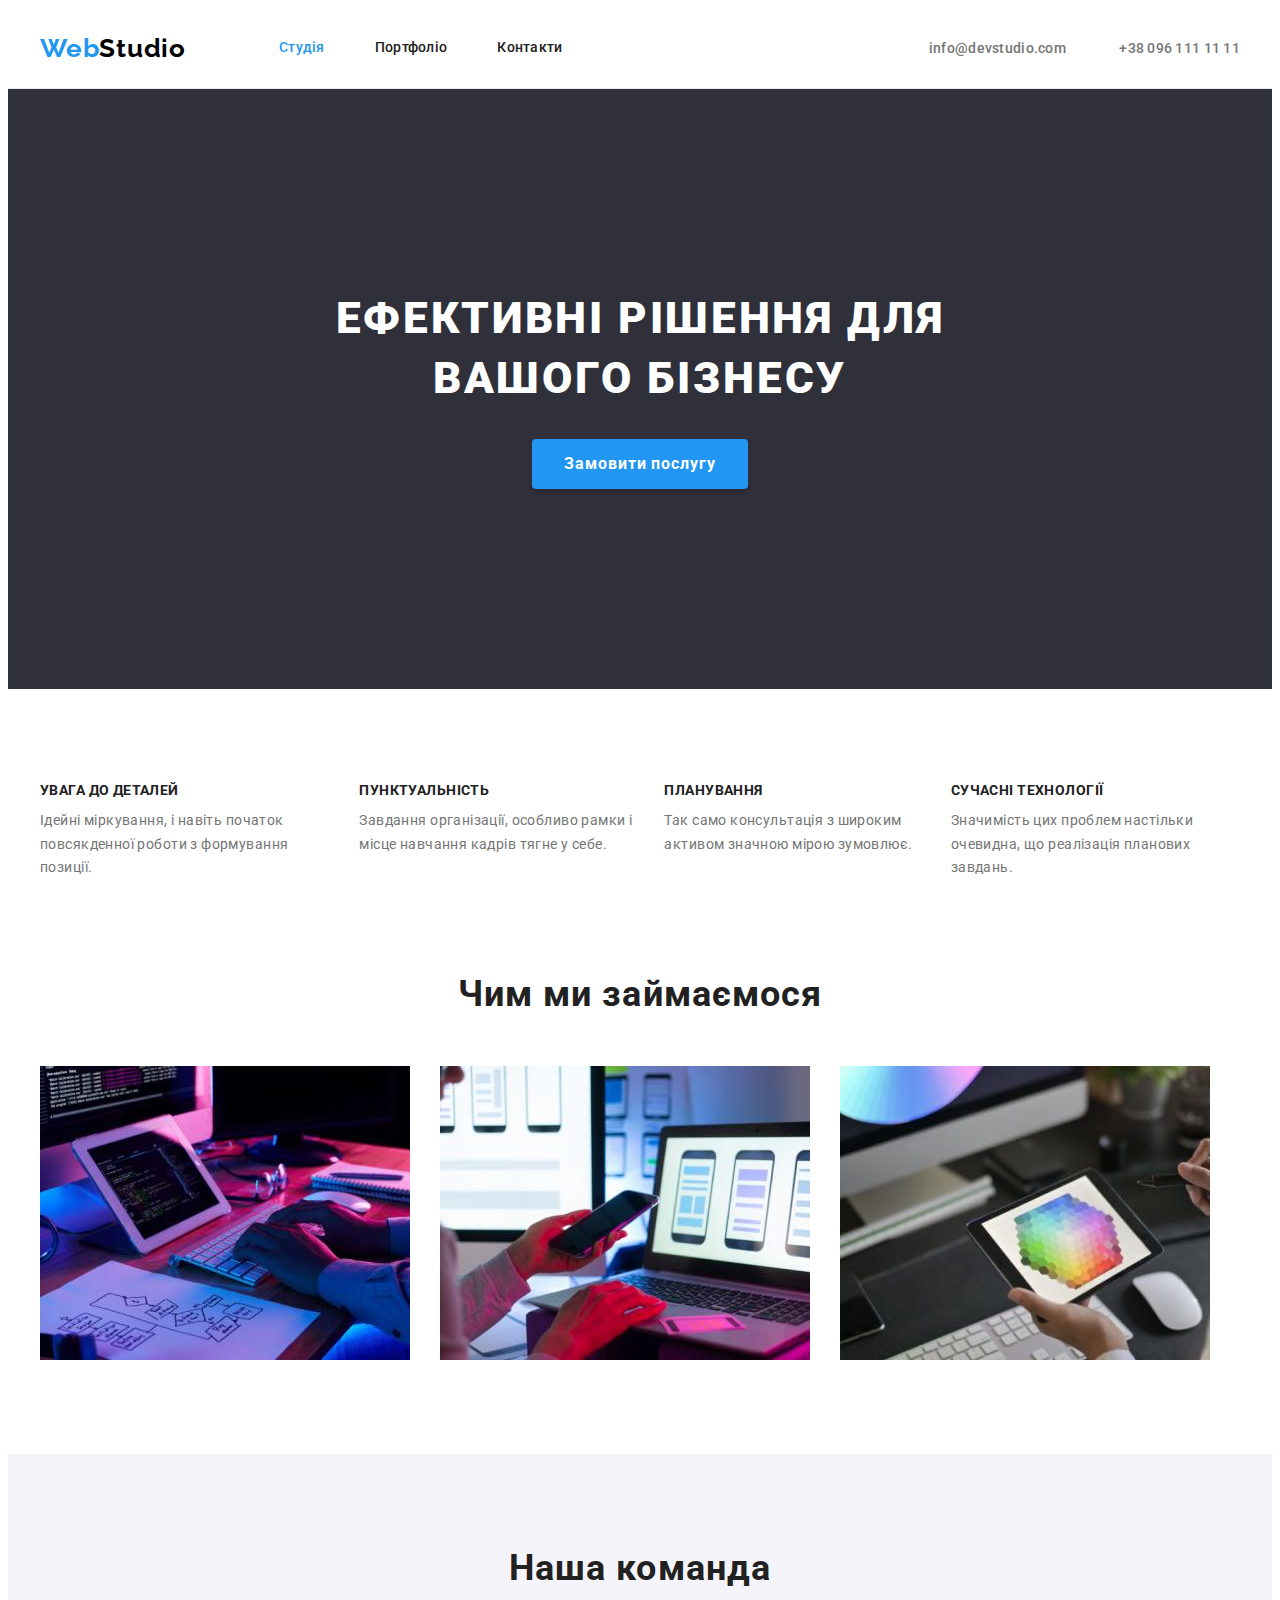
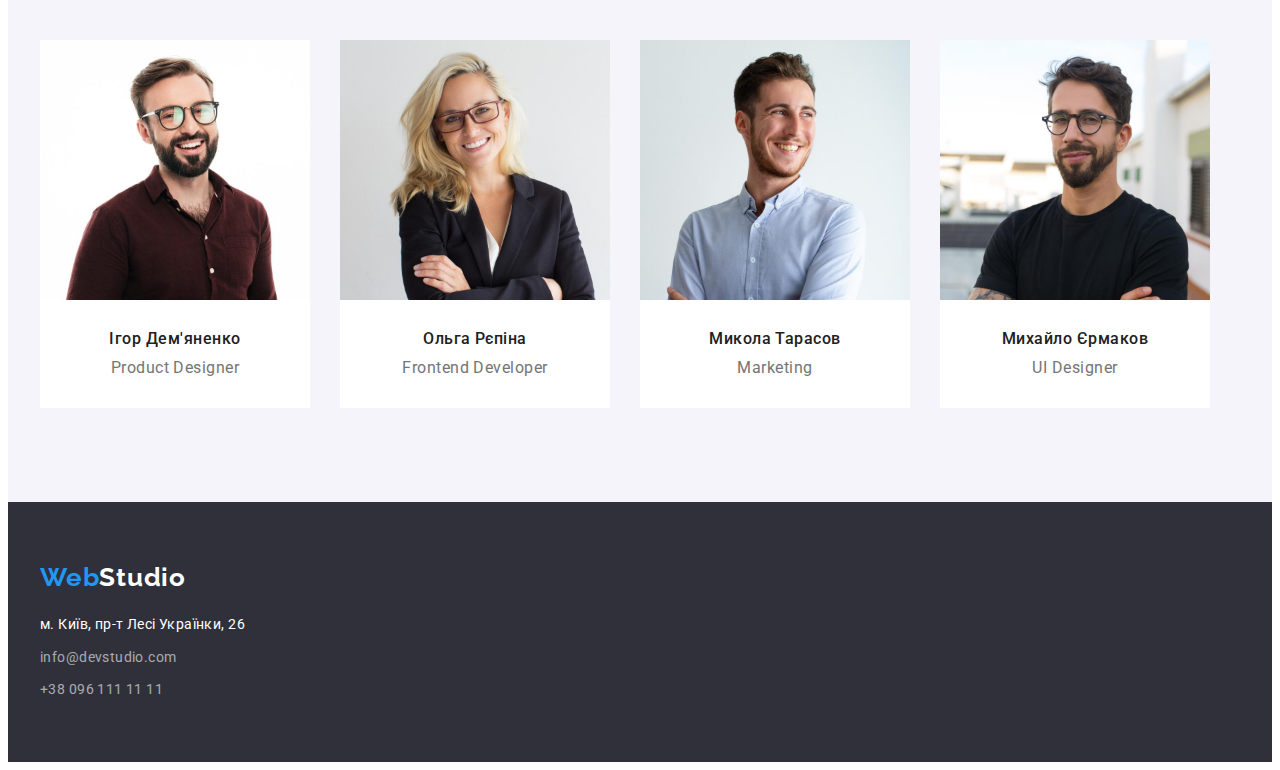
<file: index.html>
<!DOCTYPE html>
<html lang="uk">
  <head>
    <meta charset="UTF-8" />
    <meta http-equiv="X-UA-Compatible" content="IE=edge" />
    <meta name="viewport" content="width=<device-width>, initial-scale=1.0" />
    <title>Студія</title>
    <link rel="preconnect" href="https://fonts.googleapis.com" />
    <link rel="preconnect" href="https://fonts.gstatic.com" crossorigin />
    <link
      href="https://fonts.googleapis.com/css2?family=Raleway:wght@700&family=Roboto:wght@400;500;700;900&display=swap"
      rel="stylesheet"
    />
    <link
      rel="stylesheet"
      href="https://cdnjs.cloudflare.com/ajax/libs/modern-normalize/1.1.0/modern-normalize.min.css"
      integrity="sha512-wpPYUAdjBVSE4KJnH1VR1HeZfpl1ub8YT/NKx4PuQ5NmX2tKuGu6U/JRp5y+Y8XG2tV+wKQpNHVUX03MfMFn9Q=="
      crossorigin="anonymous"
      referrerpolicy="no-referrer"
    />
    <link rel="stylesheet" href="./css/style.css" />
  </head>
  <body>
    <header class="header">
      <div class="conteiner">
        <a href="./index.html" class="header-logo link logo"
          ><span class="accent-logo">Web</span>Studio</a
        >
        <nav>
          <ul class="header-nav list">
            <li class="header-item">
              <a href="./index.html" class="header-link link current">Студія</a>
            </li>
            <li class="header-item">
              <a href="./portfolio.html" class="header-link link "
                >Портфоліо</a
              >
            </li>
            <li class="header-item">
              <a href="" class="header-link link">Контакти</a>
            </li>
          </ul>
        </nav>
        <div class="header-connect">
          <a href="mailto:info@devstudio.com" class="header-link-contact link">
            info@devstudio.com
          </a>
          <a href="tel:+380961111111" class="header-link-contact tel link">
            +38 096 111 11 11
          </a>
        </div>
      </div>
    </header>
    <main>
      <section class="hero">
        <div class="conteiner"><h1 class="hero-title">Ефективні рішення для<br> вашого бізнесу</h1>
          <button class="hero-btn" type="button">Замовити послугу</button>
        </div>
        </section>
      <section class="advantage section">
        <div class="advantage-content conteiner "><ul class="advantage-list list">
          <li class="advantage-item">
            <h3 class="advantage-title">УВАГА ДО ДЕТАЛЕЙ</h3>
            <p class="advantage-text">
              Ідейні міркування, і навіть початок повсякденної роботи з
              формування позиції.
            </p>
          </li>
          <li class="advantage-item">
            <h3 class="advantage-title">ПУНКТУАЛЬНІСТЬ</h3>
            <p class="advantage-text">
              Завдання організації, особливо рамки і місце навчання кадрів тягне
              у себе.
            </p>
          </li>
          <li>
            <h3 class="advantage-title">ПЛАНУВАННЯ</h3>
            <p class="advantage-text">
              Так само консультація з широким активом значною мірою зумовлює.
            </p>
          </li>
          <li class="advantage-item">
            <h3 class="advantage-title">СУЧАСНІ ТЕХНОЛОГІЇ</h3>
            <p class="advantage-text">
              Значимість цих проблем настільки очевидна, що реалізація планових
              завдань.
            </p>
          </li>
        </ul></div>
        
      </section>
      <section class="about section">
        <div class="conteiner"><h2 class="about-title title">Чим ми займаємося</h2>
          <ul class="about-list list">
            <li class="about-item">
              <img
                src="./images/whatwedo-img-1.jpg"
                alt="Печать на клавиатуре"
                width="370"
                height="294"
              />
            </li>
            <li class="about-item">
              <img
                src="./images/whatwedo-img-2.jpg"
                alt="Телефон в руках"
                width="370"
                height="294"
              />
            </li>
            <li class="about-item">
              <img
                src="./images/whatwedo-img-3.jpg"
                alt="Планшет в руках"
                width="370"
                height="294"
              />
            </li>
          </ul></div>
        
      </section>
      <section class="team section">
        <div class="conteiner"><h2 class="team-title title">Наша команда</h2>
          <ul class="team-list list">
            <li class="team-item">
              <img
                src="./images/ourcompany-img-1.jpg"
                alt="Член коменды №1"
                width="270"
                height="260"
              />
              <div class="team-content"><h3 class="team-item-title">Ігор Дем'яненко</h3>
                <p class="team-item-text" lang="en">Product Designer</p></div>
            </li>
            <li class="team-item">
              <img
                src="./images/ourcompany-img-2.jpg"
                alt="Член коменды №2"
                width="270"
                height="260"
              />
              <div class="team-content"><h3 class="team-item-title">Ольга Рєпіна</h3>
                <p class="team-item-text" lang="en">Frontend Developer</p></div>
            </li>
            <li class="team-item">
              <img
                src="./images/ourcompany-img-3.jpg"
                alt="Член коменды №3"
                width="270"
                height="260"
              />
              <div class="team-content"><h3 class="team-item-title">Микола Тарасов</h3>
                <p class="team-item-text" lang="en">Marketing</p></div>
            </li>
            <li class="team-item">
              <img
                src="./images/ourcompany-img-4.jpg"
                alt="Член коменды №4"
                width="270"
                height="260"
              />
              <div class="team-content"><h3 class="team-item-title">Михайло Єрмаков</h3>
                <p class="team-item-text" lang="en">UI Designer</p></div>
            </li>
          </ul>
        </div>
        
      </section>
    </main>
    <footer class="footer">
      <div class="footer-content conteiner"><a href="./index.html" class="footer-logo link logo"
        ><span class="accent-logo">Web</span>Studio</a
      >
      <address class="address">
        <p class="address-text contact">м. Київ, пр-т Лесі Українки, 26</p>
        <ul class="footer-list list">
          <li class="foot-item" >
            <a
              href="mailto:info@devstudio.com"
              class="footer-item contact link"
            >
              info@devstudio.com
            </a>
          </li>
          <li class="foot-item" >
            <a href="tel:+380961111111" class="footer-item contact link">
              +38 096 111 11 11
            </a>
          </li>
        </ul>
      </address>
    </div>
    </footer>
  </body>
</html>
</file>
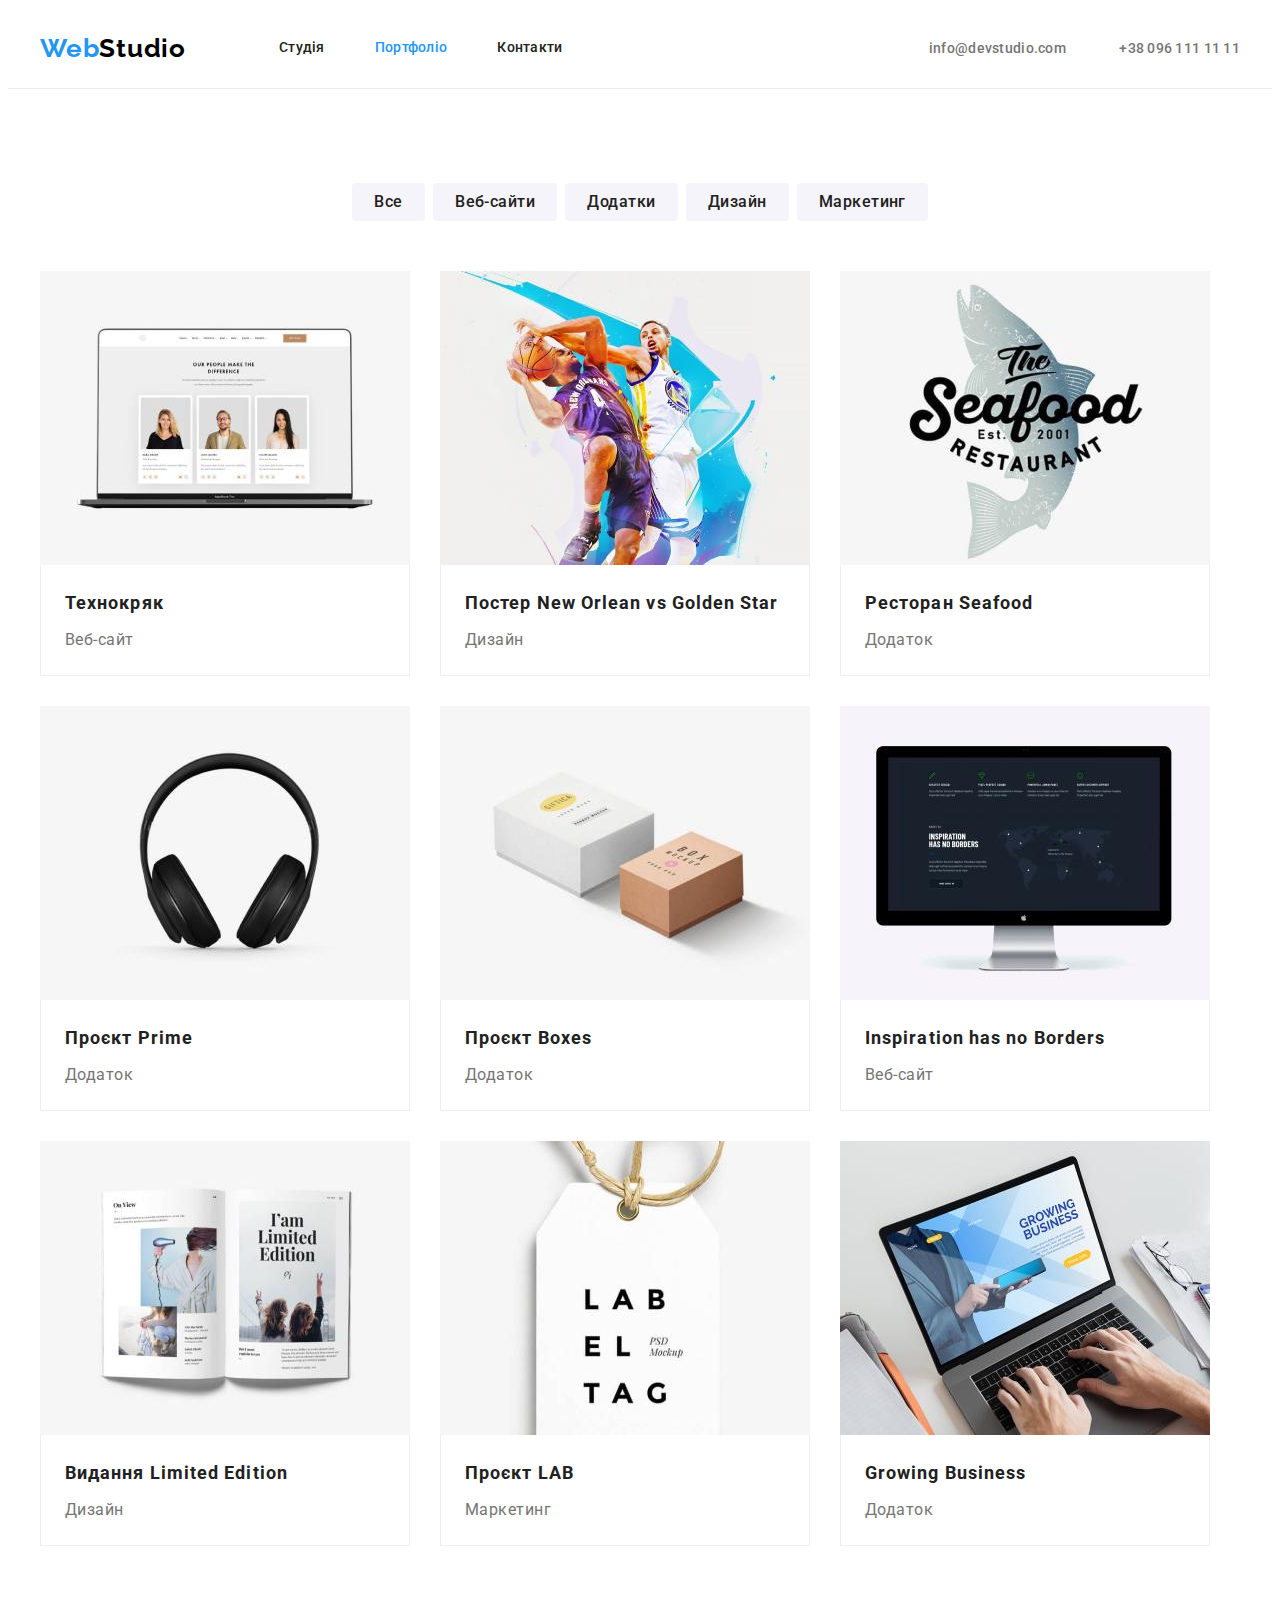
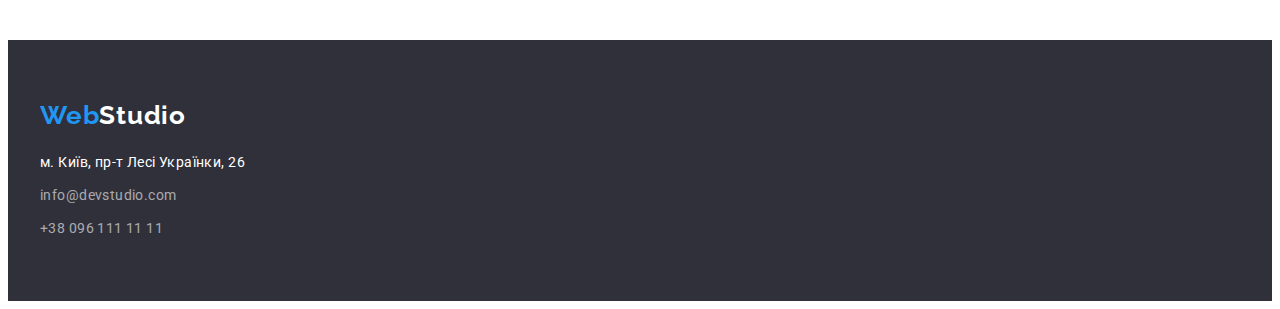
<file: portfolio.html>
<!DOCTYPE html>
<html lang="uk">
  <head>
    <meta charset="UTF-8" />
    <meta http-equiv="X-UA-Compatible" content="IE=edge" />
    <meta name="viewport" content="width=device-width, initial-scale=1.0" />
    <title>Портфоліо</title>
    <link rel="preconnect" href="https://fonts.googleapis.com" />
    <link rel="preconnect" href="https://fonts.gstatic.com" crossorigin />
    <link
      href="https://fonts.googleapis.com/css2?family=Raleway:wght@700&family=Roboto:wght@400;500;700&display=swap"
      rel="stylesheet"
    />
    <link
      rel="stylesheet"
      href="https://cdnjs.cloudflare.com/ajax/libs/modern-normalize/1.1.0/modern-normalize.min.css"
      integrity="sha512-wpPYUAdjBVSE4KJnH1VR1HeZfpl1ub8YT/NKx4PuQ5NmX2tKuGu6U/JRp5y+Y8XG2tV+wKQpNHVUX03MfMFn9Q=="
      crossorigin="anonymous"
      referrerpolicy="no-referrer"
    />
    <link rel="stylesheet" href="./css/style.css" />
  </head>
  <body>
    <header class="header">
      <div class="conteiner">
        <a href="./index.html" class="header-logo link logo"
          ><span class="accent-logo">Web</span>Studio</a
        >
        <nav>
          <ul class="header-nav list">
            <li class="header-item">
              <a href="./index.html" class="header-link link">Студія</a>
            </li>
            <li class="header-item">
              <a href="./portfolio.html" class="header-link link current"
                >Портфоліо</a
              >
            </li>
            <li class="header-item">
              <a href="" class="header-link link">Контакти</a>
            </li>
          </ul>
        </nav>
        <div class="header-connect">
          <a href="mailto:info@devstudio.com" class="header-link-contact link">
            info@devstudio.com
          </a>
          <a href="tel:+380961111111" class="header-link-contact tel link">
            +38 096 111 11 11
          </a>
        </div>
      </div>
    </header>
    <main>
     
        <section class="works">
          <div class="conteiner">
          <ul class="filter-list list">
            <li class="filter-item">
              <button class="filter-btn" type="button">Все</button>
            </li>
            <li class="filter-item">
              <button class="filter-btn" type="button">Веб-сайти</button>
            </li>
            <li class="filter-item">
              <button class="filter-btn" type="button">Додатки</button>
            </li>
            <li class="filter-item">
              <button class="filter-btn" type="button">Дизайн</button>
            </li>
            <li class="filter-item">
              <button class="filter-btn" type="button">Маркетинг</button>
            </li>
          </ul>

          <ul class="works-list list">
            <li class="works-item">
              <a href="" class="works-link link">
                <img
                  src="./images/work-img-1.jpg"
                  alt="ноутбук"
                  width="370"
                  height="294"
                />
                <div class="card-border">
                  <h3 class="works-title">Технокряк</h3>
                  <p class="works-text">Веб-сайт</p>
                </div>
              </a>
            </li>
            <li>
              <a href="" class="works-link link">
                <img
                  src="./images/work-img-2.jpg "
                  alt="баскетболтсты"
                  width="370"
                  height="294"
                />
                <div class="card-border">
                <h3 class="works-title">Постер New Orlean vs Golden Star</h3>
                <p class="works-text">Дизайн</p></div>
              </a>
            </li>
            <li>
              <a href="" class="works-link link">
                <img
                  src="./images/work-img-3.jpg "
                  alt="логотип ресторана"
                  width="370"
                  height="294"
                />
                <div class="card-border">
                <h3 class="works-title">Ресторан Seafood</h3>
                <p class="works-text">Додаток</p></div>
              </a>
            </li>
            <li>
              <a href="" class="works-link link">
                <img
                  src="./images/work-img-4.jpg "
                  alt="наушники"
                  width="370"
                  height="294"
                />
                <div class="card-border">
                <h3 class="works-title">Проєкт Prime</h3>
                  <p class="works-text">Додаток</p></div>
                  
              </a>
            </li>
            <li>
              <a href="" class="works-link link">
                <img
                  src="./images/work-img-5.jpg "
                  alt="две коробки"
                  width="370"
                  height="294"
                />
                <div class="card-border"><h3 class="works-title">Проєкт Boxes</h3>
                  <p class="works-text">Додаток</p></div>
              </a>
            </li>
            <li>
              <a href="" class="works-link link">
                <img
                  src="./images/work-img-6.jpg "
                  alt="монитор"
                  width="370"
                  height="294"
                />
                <div class="card-border"><h3 class="works-title">Inspiration has no Borders</h3>
                  <p class="works-text">Веб-сайт</p>
                </div>
              </a>

            </li>
            <li>
              <a href="" class="works-link link">
                <img
                  src="./images/work-img-7.jpg "
                  alt="журнал"
                  width="370"
                  height="294"
                />
                <div class="card-border"><h3 class="works-title">Видання Limited Edition</h3>
                  <p class="works-text">Дизайн</p></div>
              </a>
            </li>
            <li>
              <a href="" class="works-link link">
                <img
                  src="./images/work-img-8.jpg "
                  alt="бирка с лого"
                  width="370"
                  height="294"
                />
                <div class="card-border"><h3 class="works-title">Проєкт LAB</h3>
                  <p class="works-text">Маркетинг</p></div>
              </a>
            </li>
            <li>
              <a href="" class="works-link link">
                <img
                  src="./images/work-img-9.jpg "
                  alt="ноутбук"
                  width="370"
                  height="294"
                />
                <div class="card-border"><h3 class="works-title">Growing Business</h3>
                  <p class="works-text">Додаток</p></div>
              </a>
            </li>
          </ul>
      </div>
        </section>
    </main>
    <footer class="footer">
      <div class="footer-content conteiner"><a href="./index.html" class="footer-logo link logo"
        ><span class="accent-logo">Web</span>Studio</a
      >
      <address class="address">
        <p class="address-text contact">м. Київ, пр-т Лесі Українки, 26</p>
        <ul class="footer-list list">
          <li class="foot-item" >
            <a
              href="mailto:info@devstudio.com"
              class="footer-item contact link"
            >
              info@devstudio.com
            </a>
          </li>
          <li class="foot-item" >
            <a href="tel:+380961111111" class="footer-item contact link">
              +38 096 111 11 11
            </a>
          </li>
        </ul>
      </address></div>
    </footer>
  </body>
</html>
</file>
<file: css/style.css>
:root {
  --primery-text-color: #757575;
  --primery-title-color: #212121;
  --secondary-title-color: #ffffff;
  --accent-color: #2196f3;
  --primery-bg-color: #f5f4fa;
  --black: #000000;
  --secondary-bg-color: #2f303a;
  --hover-hero-btn-color: #188ce8;
}
/* ---------RESET--------- */
p,
h1,
h2,
h3,
h4,
h5,
h6 {
  margin: 0;
}

ul,
ol {
  margin: 0;
  padding-left: 0;
}

address {
  font-style: normal;
}

a {
  color: currentColor;
}

button {
  cursor: pointer;
}

img {
  display: block;
  max-width:100%;
  height: auto;
}

body {
  font-family: "Roboto", sans-serif;
  font-size: 14px;
  color: var(--primery-text-color);
}

.list {
  list-style: none;
}
.link {
  text-decoration: none;
}

.conteiner {
  width: 1200px;
  margin-left: auto;
  margin-right: auto;
  padding-left: 15px;
  padding-right: 15px;
  /* outline: 2px solid red; */
}
.section {
  padding-top: 94px;
  padding-bottom: 94px;
}
/* ------------HEADER----------- */
.header {
  border-bottom: 1px solid #ececec;
}
.logo {
  font-family: "Raleway";
  font-weight: 700;
  font-size: 26px;
  line-height: 1.19;
  letter-spacing: 0.03em;
  color: var(--black);
}
.accent-logo {
  font-family: "Raleway";
  font-weight: 700;
  font-size: 26px;
  line-height: 1.19;
  letter-spacing: 0.03em;
  color: var(--accent-color);
}
.header-link {
  display: block;
  padding-top: 32px;
  padding-bottom: 32px;
  font-weight: 500;
  line-height: 1.14;
  letter-spacing: 0.02em;
  color: var(--primery-title-color);
}
.header-link:hover,
.header-link:focus,
.header-link-contact:hover,
.header-link-contact:focus {
  color: var(--accent-color);
}
.header-link-contact {
  font-style: normal;
  font-weight: 500;
  line-height: 1.14;
  letter-spacing: 0.02em;
  color: var(--primery-text-color);
}
.header-nav .link.current {
  color: var(--accent-color);
}

.header-nav {
  display: flex;
  gap: 50px;
}

.header > .conteiner {
  display: flex;
  align-items: center;
}
.header-logo {
  margin-right: 93px;
}
.header-connect {
  margin-left: auto;
}
.header-link-contact.tel {
  margin-left: 50px;
}
/* -------------HERO---------- */
.hero {
  background-color: var(--secondary-bg-color);
  padding-top: 200px;
  padding-bottom: 200px;
}

.hero-title {
  margin-bottom: 30px;
  font-weight: 900;
  font-size: 44px;
  line-height: 1.36;
  text-align: center;
  letter-spacing: 0.06em;
  text-transform: uppercase;
  color: var(--secondary-title-color);
}
.hero-btn {
  display: block;
  margin-left: auto;
  margin-right: auto;
  width: 216px;
  height: 50px;
  border: 0;

  box-shadow: 0px 4px 4px rgba(0, 0, 0, 0.15);
  border-radius: 4px;
  font-family: inherit;
  font-weight: 700;
  font-size: 16px;
  line-height: 1.88;
  letter-spacing: 0.06em;
  color: var(--secondary-title-color);
  background-color: var(--accent-color);
  cursor: pointer;
}
.hero-btn:hover,
.hero-btn:focus {
  background-color: var(--hover-hero-btn-color);
}
/* -------------Advantage----------- */
.advantage-list {
  display: flex;
  gap: 30px;
}

.advantage-title {
  margin-bottom: 10px;
  font-weight: 700;
  font-size: 14px;
  line-height: 1.14;
  letter-spacing: 0.03em;
  text-transform: uppercase;
  color: var(--primery-title-color);
}
.advantage-text {
  line-height: 1.71;
  letter-spacing: 0.03em;
}
/* -------------ABOUT----------- */
.about {
  padding-top: 0;
}
.title {
  font-weight: 700;
  font-size: 36px;
  line-height: 1.16;
  text-align: center;
  letter-spacing: 0.03em;
  color: var(--primery-title-color);
}
.about-title {
  margin-bottom: 50px;
}
.about-list {
  display: flex;
  gap: 30px;
}


/* -------------TEAM----------- */
.team {
  background-color: var(--primery-bg-color);
 
}
.team-list {
  display: flex;
  margin-top: 50px;
  gap: 30px;
}
.team-item {
  background-color: var(--secondary-title-color);
}

.team-item-title {
  font-weight: 500;
  font-size: 16px;
  line-height: 1.18;
  text-align: center;
  letter-spacing: 0.03em;
  color: var(--primery-title-color);
}
.team-item-text {
  margin-top: 10px;
  font-size: 16px;
  line-height: 1.18;
  text-align: center;
  letter-spacing: 0.03em;
}
.team-content{
  padding-top: 30px;
  padding-bottom: 30px;
}

/* ------------FOOTER------------- */
.footer {
  background-color: var(--secondary-bg-color);
}
.footer-logo {
  display: inline-block;
  color: var(--secondary-title-color);
  margin-bottom: 20px;
}
.footer {
  padding-top: 60px;
  padding-bottom: 60px;
}

.contact {
  font-style: normal;
  line-height: 1.71;
  letter-spacing: 0.03em;
}
.footer-item:hover,
.footer-item:focus {
  color: var(--accent-color);
}
.address-text {
  color: var(--secondary-title-color);
}
.foot-item {
  display: block;
  margin-top: 9px;
}
.footer-item {
  color: rgba(255, 255, 255, 0.6);
}
/* ----------PORTFOLIO------------ */
.filter-list {
  display: flex;
  justify-content: center;
  gap: 8px;
}

.filter-btn {
  font-family: inherit;
  font-weight: 500;
  font-size: 16px;
  line-height: 1.63;
  text-align: center;
  letter-spacing: 0.03em;
  color: var(--primery-title-color);
  background-color: var(--primery-bg-color);
  cursor: pointer;
  border: 0;
  min-width: 73px;
  padding: 6px 22px;
  border-radius: 4px;
}
.filter-btn:hover,
.filter-btn:focus {
  color: var(--secondary-title-color);
  background: var(--accent-color);
}
.works {
padding-top: 94px;
}
.works-list {
  display: flex;
  margin-top: 50px;
  flex-wrap: wrap;
  gap: 30px;
  margin-bottom: 94px;
}

.works-title {
  display: block;
  margin-bottom: 4px;
  font-weight: 700;
  font-size: 18px;
  line-height: 2;
  letter-spacing: 0.06em;
  color: var(--primery-title-color);
}
.works-text {
  display: block;
  font-size: 16px;
  line-height: 1.88;
  letter-spacing: 0.03em;
  color: var(--primery-text-color);
}
.card-border {
  border: 1px solid #eeeeee;
  border-top: none;
  padding: 20px 24px;
}
</file>
